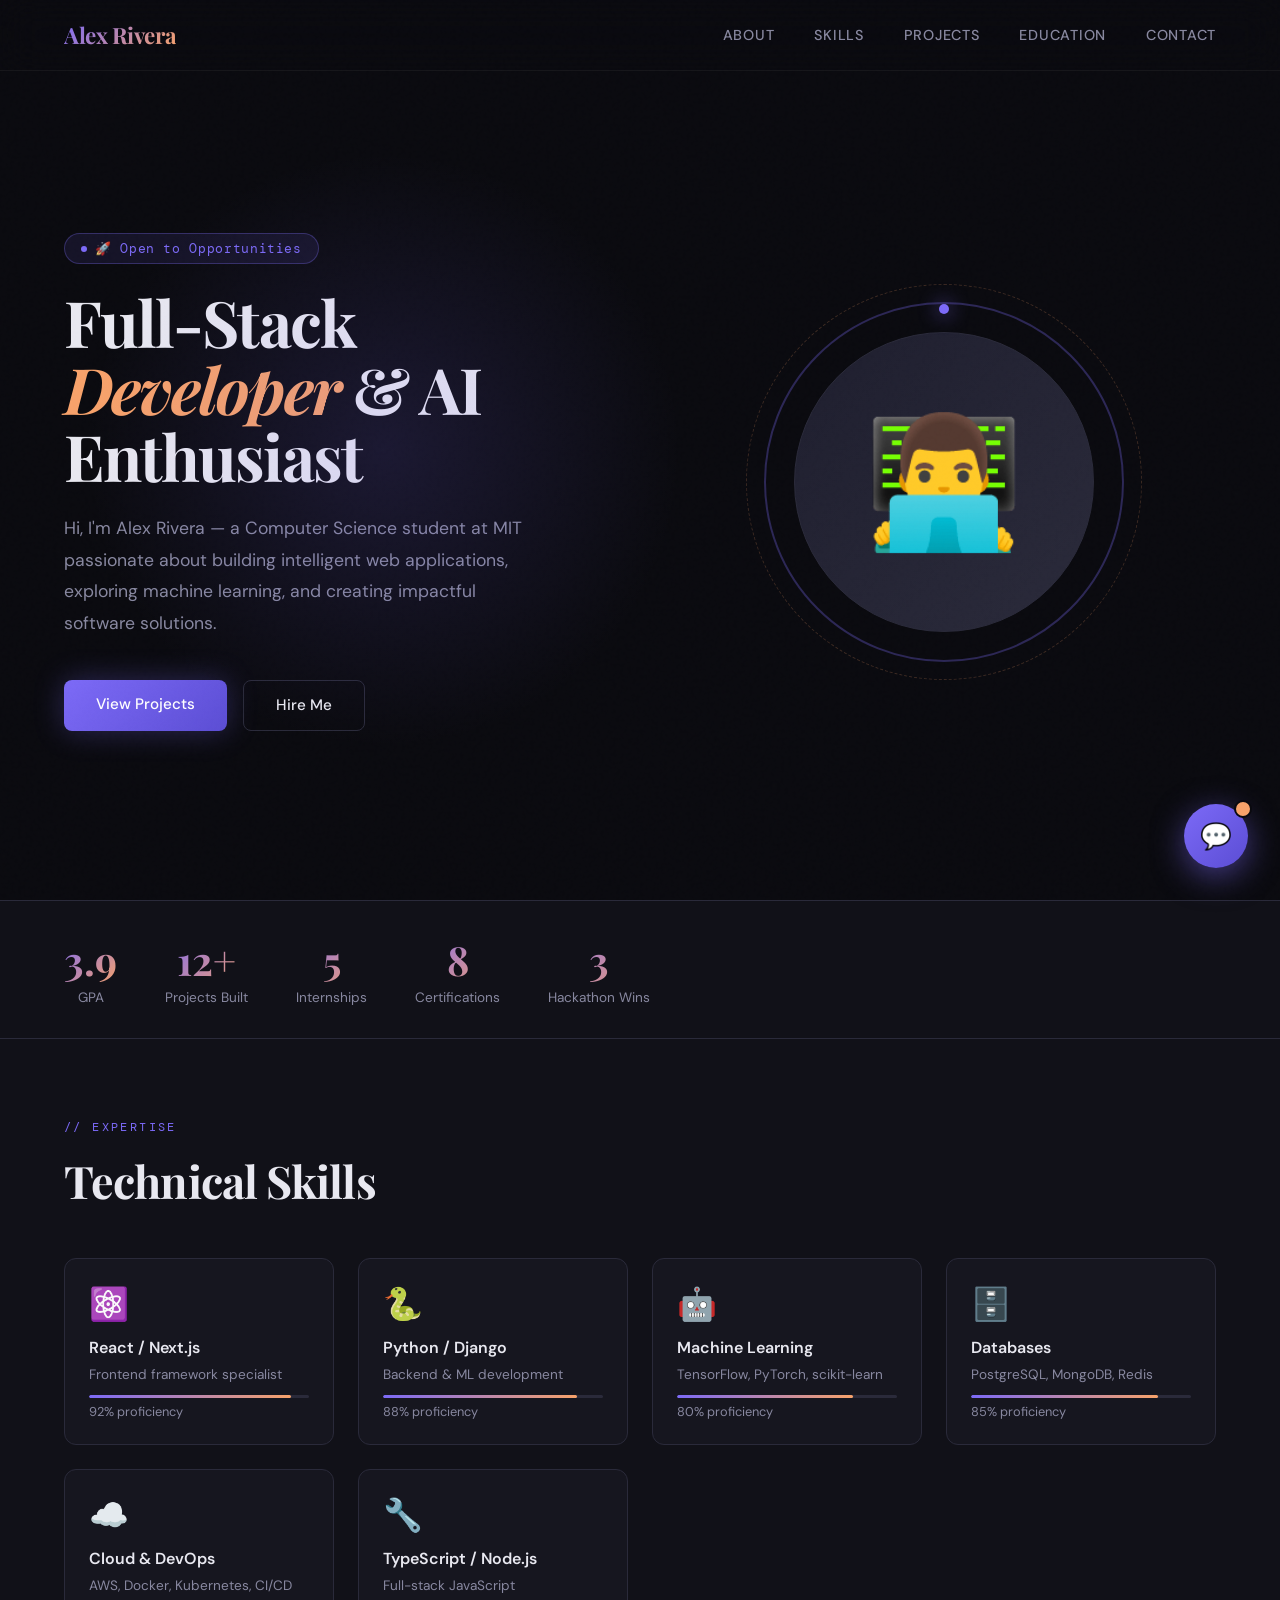
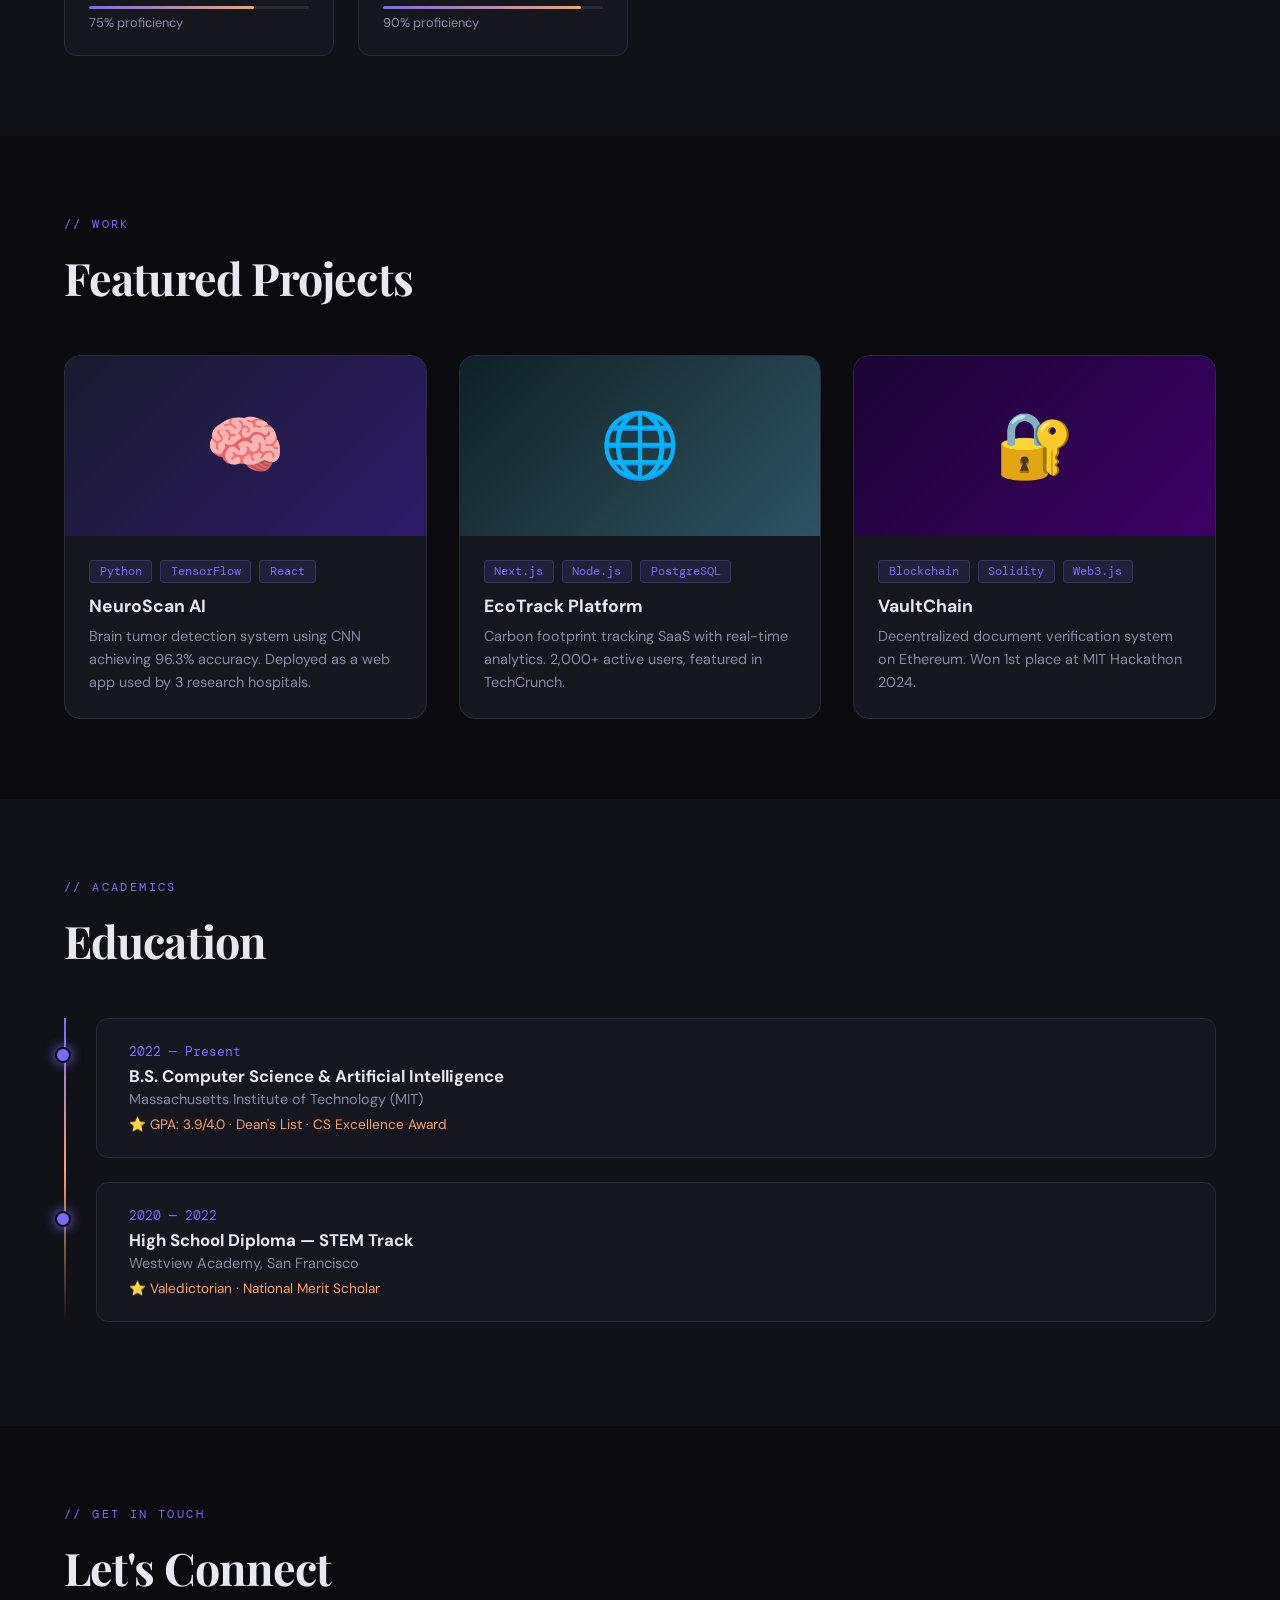
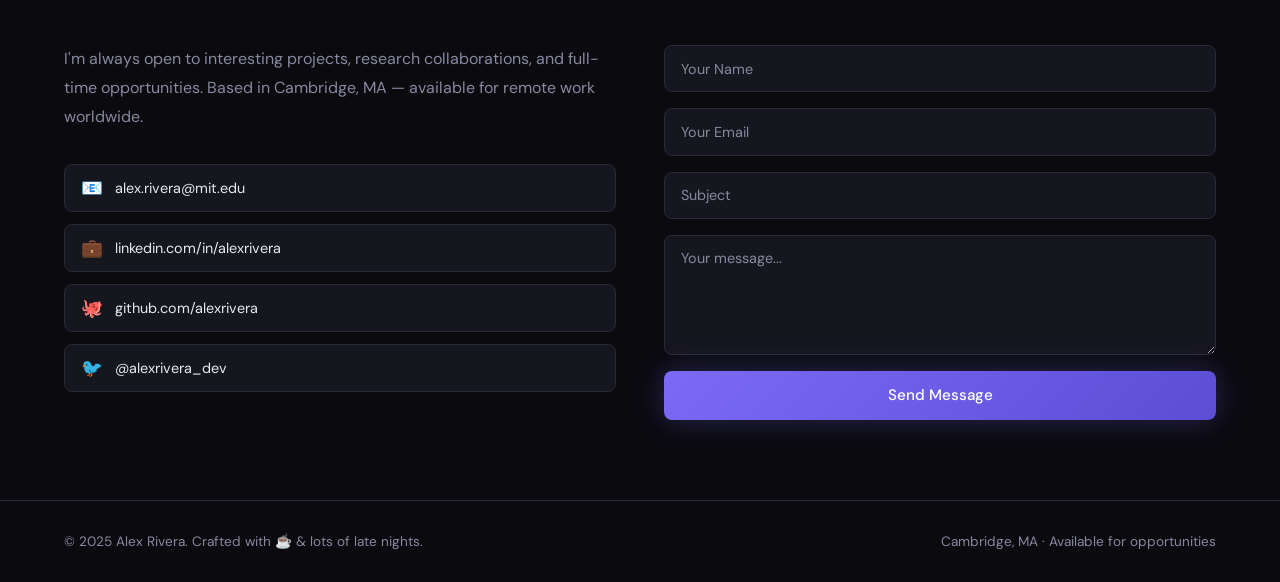
<file: LP-II/Chatbot/index.html>
<!DOCTYPE html>
<html lang="en">
<head>
<meta charset="UTF-8">
<meta name="viewport" content="width=device-width, initial-scale=1.0">
<title>Alex Rivera — Portfolio</title>
<link href="https://fonts.googleapis.com/css2?family=Playfair+Display:ital,wght@0,400;0,700;1,400&family=DM+Sans:wght@300;400;500&family=DM+Mono:wght@400;500&display=swap" rel="stylesheet">
<style>
  :root {
    --bg: #0a0a0f;
    --surface: #111118;
    --card: #16161f;
    --border: #2a2a3a;
    --accent: #7c6af7;
    --accent2: #f7a26a;
    --text: #e8e8f0;
    --muted: #8888a0;
    --chat-bg: #0d0d14;
    --user-bubble: #7c6af7;
    --bot-bubble: #1e1e2e;
  }

  * { margin: 0; padding: 0; box-sizing: border-box; }

  html { scroll-behavior: smooth; }

  body {
    font-family: 'DM Sans', sans-serif;
    background: var(--bg);
    color: var(--text);
    overflow-x: hidden;
  }

  /* ─── NOISE OVERLAY ─── */
  body::before {
    content: '';
    position: fixed;
    inset: 0;
    background-image: url("data:image/svg+xml,%3Csvg viewBox='0 0 256 256' xmlns='http://www.w3.org/2000/svg'%3E%3Cfilter id='noise'%3E%3CfeTurbulence type='fractalNoise' baseFrequency='0.9' numOctaves='4' stitchTiles='stitch'/%3E%3C/filter%3E%3Crect width='100%25' height='100%25' filter='url(%23noise)' opacity='0.04'/%3E%3C/svg%3E");
    pointer-events: none;
    z-index: 9998;
    opacity: 0.4;
  }

  /* ─── NAV ─── */
  nav {
    position: fixed;
    top: 0; left: 0; right: 0;
    z-index: 100;
    padding: 1.25rem 4rem;
    display: flex;
    justify-content: space-between;
    align-items: center;
    background: rgba(10,10,15,0.8);
    backdrop-filter: blur(20px);
    border-bottom: 1px solid rgba(255,255,255,0.05);
  }

  .nav-logo {
    font-family: 'Playfair Display', serif;
    font-size: 1.4rem;
    font-weight: 700;
    letter-spacing: -0.02em;
    background: linear-gradient(135deg, var(--accent), var(--accent2));
    -webkit-background-clip: text;
    -webkit-text-fill-color: transparent;
  }

  .nav-links { display: flex; gap: 2.5rem; }
  .nav-links a {
    text-decoration: none;
    color: var(--muted);
    font-size: 0.9rem;
    font-weight: 500;
    letter-spacing: 0.05em;
    text-transform: uppercase;
    transition: color 0.2s;
  }
  .nav-links a:hover { color: var(--text); }

  /* ─── HERO ─── */
  .hero {
    min-height: 100vh;
    display: grid;
    grid-template-columns: 1fr 1fr;
    align-items: center;
    padding: 8rem 4rem 4rem;
    gap: 4rem;
    position: relative;
    overflow: hidden;
  }

  .hero::after {
    content: '';
    position: absolute;
    width: 600px; height: 600px;
    background: radial-gradient(circle, rgba(124,106,247,0.15) 0%, transparent 70%);
    top: 50%; left: 30%;
    transform: translate(-50%, -50%);
    pointer-events: none;
  }

  .hero-tag {
    display: inline-flex;
    align-items: center;
    gap: 0.5rem;
    background: rgba(124,106,247,0.1);
    border: 1px solid rgba(124,106,247,0.3);
    border-radius: 100px;
    padding: 0.35rem 1rem;
    font-size: 0.8rem;
    color: var(--accent);
    font-family: 'DM Mono', monospace;
    margin-bottom: 1.5rem;
    letter-spacing: 0.05em;
  }

  .hero-tag::before {
    content: '';
    width: 6px; height: 6px;
    background: var(--accent);
    border-radius: 50%;
    animation: pulse 2s infinite;
  }

  @keyframes pulse {
    0%, 100% { opacity: 1; transform: scale(1); }
    50% { opacity: 0.5; transform: scale(0.8); }
  }

  .hero h1 {
    font-family: 'Playfair Display', serif;
    font-size: clamp(3rem, 5vw, 5.5rem);
    line-height: 1.05;
    font-weight: 700;
    letter-spacing: -0.03em;
    margin-bottom: 1.5rem;
  }

  .hero h1 em {
    font-style: italic;
    color: var(--accent2);
  }

  .hero p {
    font-size: 1.1rem;
    line-height: 1.8;
    color: var(--muted);
    max-width: 480px;
    margin-bottom: 2.5rem;
  }

  .hero-cta {
    display: flex;
    gap: 1rem;
    flex-wrap: wrap;
  }

  .btn-primary {
    padding: 0.9rem 2rem;
    background: linear-gradient(135deg, var(--accent), #5b4dd4);
    color: white;
    border: none;
    border-radius: 8px;
    font-family: 'DM Sans', sans-serif;
    font-size: 0.95rem;
    font-weight: 500;
    cursor: pointer;
    text-decoration: none;
    transition: all 0.3s;
    box-shadow: 0 0 30px rgba(124,106,247,0.3);
  }

  .btn-primary:hover {
    transform: translateY(-2px);
    box-shadow: 0 0 50px rgba(124,106,247,0.5);
  }

  .btn-outline {
    padding: 0.9rem 2rem;
    background: transparent;
    color: var(--text);
    border: 1px solid var(--border);
    border-radius: 8px;
    font-family: 'DM Sans', sans-serif;
    font-size: 0.95rem;
    font-weight: 500;
    cursor: pointer;
    text-decoration: none;
    transition: all 0.2s;
  }

  .btn-outline:hover { border-color: var(--accent); color: var(--accent); }

  .hero-visual {
    display: flex;
    justify-content: center;
    align-items: center;
    position: relative;
  }

  .avatar-ring {
    width: 360px; height: 360px;
    border-radius: 50%;
    border: 2px solid rgba(124,106,247,0.3);
    display: flex;
    align-items: center;
    justify-content: center;
    position: relative;
    animation: spin-slow 20s linear infinite;
  }

  @keyframes spin-slow {
    from { transform: rotate(0deg); }
    to { transform: rotate(360deg); }
  }

  .avatar-ring::before {
    content: '';
    position: absolute;
    inset: -20px;
    border-radius: 50%;
    border: 1px dashed rgba(247,162,106,0.2);
  }

  .avatar-inner {
    width: 300px; height: 300px;
    border-radius: 50%;
    background: linear-gradient(135deg, #1e1e2e, #2a2a3a);
    display: flex;
    align-items: center;
    justify-content: center;
    font-size: 8rem;
    animation: spin-slow 20s linear infinite reverse;
    border: 1px solid var(--border);
    overflow: hidden;
  }

  .orbit-dot {
    position: absolute;
    width: 10px; height: 10px;
    border-radius: 50%;
    background: var(--accent);
    top: 0; left: 50%;
    transform: translateX(-50%);
    box-shadow: 0 0 20px var(--accent);
    animation: spin-slow 20s linear infinite reverse;
  }

  /* ─── STATS ─── */
  .stats {
    padding: 2rem 4rem;
    display: flex;
    gap: 3rem;
    border-top: 1px solid var(--border);
    border-bottom: 1px solid var(--border);
    background: var(--surface);
  }

  .stat { text-align: center; }
  .stat-num {
    font-family: 'Playfair Display', serif;
    font-size: 2.5rem;
    font-weight: 700;
    background: linear-gradient(135deg, var(--accent), var(--accent2));
    -webkit-background-clip: text;
    -webkit-text-fill-color: transparent;
  }
  .stat-label { color: var(--muted); font-size: 0.85rem; margin-top: 0.2rem; }

  /* ─── SECTION ─── */
  section {
    padding: 5rem 4rem;
  }

  .section-label {
    font-family: 'DM Mono', monospace;
    font-size: 0.75rem;
    color: var(--accent);
    text-transform: uppercase;
    letter-spacing: 0.2em;
    margin-bottom: 1rem;
  }

  .section-title {
    font-family: 'Playfair Display', serif;
    font-size: clamp(2rem, 3.5vw, 3rem);
    font-weight: 700;
    letter-spacing: -0.02em;
    margin-bottom: 3rem;
  }

  /* ─── SKILLS ─── */
  #skills { background: var(--surface); }

  .skills-grid {
    display: grid;
    grid-template-columns: repeat(auto-fill, minmax(260px, 1fr));
    gap: 1.5rem;
  }

  .skill-card {
    background: var(--card);
    border: 1px solid var(--border);
    border-radius: 12px;
    padding: 1.5rem;
    transition: all 0.3s;
    position: relative;
    overflow: hidden;
  }

  .skill-card::before {
    content: '';
    position: absolute;
    inset: 0;
    background: linear-gradient(135deg, rgba(124,106,247,0.05), transparent);
    opacity: 0;
    transition: opacity 0.3s;
  }

  .skill-card:hover { border-color: rgba(124,106,247,0.4); transform: translateY(-4px); }
  .skill-card:hover::before { opacity: 1; }

  .skill-icon { font-size: 2rem; margin-bottom: 0.75rem; }
  .skill-name { font-weight: 600; margin-bottom: 0.5rem; }
  .skill-level {
    height: 3px;
    background: var(--border);
    border-radius: 2px;
    overflow: hidden;
    margin-top: 0.75rem;
  }
  .skill-fill {
    height: 100%;
    background: linear-gradient(90deg, var(--accent), var(--accent2));
    border-radius: 2px;
    transition: width 1s ease;
  }
  .skill-pct { font-size: 0.8rem; color: var(--muted); margin-top: 0.3rem; }

  /* ─── PROJECTS ─── */
  .projects-grid {
    display: grid;
    grid-template-columns: repeat(auto-fill, minmax(340px, 1fr));
    gap: 2rem;
  }

  .project-card {
    background: var(--card);
    border: 1px solid var(--border);
    border-radius: 16px;
    overflow: hidden;
    transition: all 0.3s;
    cursor: pointer;
  }

  .project-card:hover {
    border-color: rgba(124,106,247,0.5);
    transform: translateY(-6px);
    box-shadow: 0 20px 60px rgba(0,0,0,0.4);
  }

  .project-thumb {
    height: 180px;
    display: flex;
    align-items: center;
    justify-content: center;
    font-size: 4rem;
    position: relative;
  }

  .project-thumb-1 { background: linear-gradient(135deg, #1a1a2e, #2d1b69); }
  .project-thumb-2 { background: linear-gradient(135deg, #0f2027, #203a43, #2c5364); }
  .project-thumb-3 { background: linear-gradient(135deg, #1a0533, #3d0066); }

  .project-body { padding: 1.5rem; }
  .project-tags { display: flex; gap: 0.5rem; flex-wrap: wrap; margin-bottom: 0.75rem; }
  .tag {
    background: rgba(124,106,247,0.12);
    border: 1px solid rgba(124,106,247,0.25);
    color: var(--accent);
    font-size: 0.72rem;
    padding: 0.2rem 0.6rem;
    border-radius: 4px;
    font-family: 'DM Mono', monospace;
  }
  .project-title { font-weight: 700; font-size: 1.1rem; margin-bottom: 0.5rem; }
  .project-desc { color: var(--muted); font-size: 0.9rem; line-height: 1.6; }

  /* ─── EDUCATION ─── */
  #education { background: var(--surface); }
  .edu-timeline { position: relative; padding-left: 2rem; }
  .edu-timeline::before {
    content: '';
    position: absolute;
    left: 0; top: 0; bottom: 0;
    width: 2px;
    background: linear-gradient(180deg, var(--accent), var(--accent2), transparent);
  }

  .edu-item {
    position: relative;
    padding: 1.5rem 2rem;
    background: var(--card);
    border: 1px solid var(--border);
    border-radius: 12px;
    margin-bottom: 1.5rem;
    transition: border-color 0.2s;
  }

  .edu-item:hover { border-color: rgba(124,106,247,0.4); }

  .edu-item::before {
    content: '';
    position: absolute;
    left: -2.6rem;
    top: 1.75rem;
    width: 12px; height: 12px;
    background: var(--accent);
    border-radius: 50%;
    border: 2px solid var(--bg);
    box-shadow: 0 0 12px var(--accent);
  }

  .edu-year { font-family: 'DM Mono', monospace; color: var(--accent); font-size: 0.8rem; margin-bottom: 0.3rem; }
  .edu-degree { font-weight: 700; font-size: 1.05rem; }
  .edu-school { color: var(--muted); font-size: 0.9rem; margin-top: 0.2rem; }
  .edu-gpa { margin-top: 0.5rem; font-size: 0.85rem; color: var(--accent2); }

  /* ─── CONTACT ─── */
  .contact-grid {
    display: grid;
    grid-template-columns: 1fr 1fr;
    gap: 3rem;
    align-items: start;
  }

  .contact-info p { color: var(--muted); line-height: 1.8; margin-bottom: 2rem; }

  .contact-links { display: flex; flex-direction: column; gap: 0.75rem; }
  .contact-link {
    display: flex;
    align-items: center;
    gap: 0.75rem;
    color: var(--text);
    text-decoration: none;
    padding: 0.75rem 1rem;
    background: var(--card);
    border: 1px solid var(--border);
    border-radius: 8px;
    transition: all 0.2s;
    font-size: 0.9rem;
  }
  .contact-link:hover { border-color: var(--accent); color: var(--accent); }
  .contact-link-icon { font-size: 1.1rem; }

  .contact-form { display: flex; flex-direction: column; gap: 1rem; }
  .form-input {
    background: var(--card);
    border: 1px solid var(--border);
    border-radius: 8px;
    padding: 0.85rem 1rem;
    color: var(--text);
    font-family: 'DM Sans', sans-serif;
    font-size: 0.9rem;
    outline: none;
    transition: border-color 0.2s;
  }
  .form-input:focus { border-color: var(--accent); }
  .form-input::placeholder { color: var(--muted); }
  textarea.form-input { resize: vertical; min-height: 120px; }

  /* ─── FOOTER ─── */
  footer {
    padding: 2rem 4rem;
    border-top: 1px solid var(--border);
    display: flex;
    justify-content: space-between;
    align-items: center;
    color: var(--muted);
    font-size: 0.85rem;
  }

  /* ─── CHATBOT BUTTON ─── */
  #chat-btn {
    position: fixed;
    bottom: 2rem;
    right: 2rem;
    width: 64px; height: 64px;
    border-radius: 50%;
    background: linear-gradient(135deg, var(--accent), #5b4dd4);
    border: none;
    cursor: pointer;
    display: flex;
    align-items: center;
    justify-content: center;
    font-size: 1.6rem;
    z-index: 9999;
    box-shadow: 0 8px 32px rgba(124,106,247,0.5);
    transition: all 0.3s;
    animation: float 3s ease-in-out infinite;
  }

  @keyframes float {
    0%, 100% { transform: translateY(0); }
    50% { transform: translateY(-8px); }
  }

  #chat-btn:hover {
    transform: scale(1.1);
    box-shadow: 0 12px 48px rgba(124,106,247,0.7);
    animation: none;
  }

  .chat-btn-badge {
    position: absolute;
    top: -4px; right: -4px;
    width: 18px; height: 18px;
    background: var(--accent2);
    border-radius: 50%;
    border: 2px solid var(--bg);
    animation: pulse 2s infinite;
  }

  /* ─── CHATBOT WINDOW ─── */
  #chat-window {
    position: fixed;
    bottom: 6.5rem;
    right: 2rem;
    width: 400px;
    height: 580px;
    background: var(--chat-bg);
    border: 1px solid var(--border);
    border-radius: 20px;
    z-index: 9999;
    display: none;
    flex-direction: column;
    overflow: hidden;
    box-shadow: 0 24px 80px rgba(0,0,0,0.7), 0 0 0 1px rgba(124,106,247,0.15);
    transform: scale(0.9) translateY(20px);
    opacity: 0;
    transition: all 0.3s cubic-bezier(0.34,1.56,0.64,1);
  }

  #chat-window.open {
    display: flex;
    transform: scale(1) translateY(0);
    opacity: 1;
  }

  .chat-header {
    padding: 1.25rem 1.5rem;
    background: linear-gradient(135deg, rgba(124,106,247,0.2), rgba(91,77,212,0.1));
    border-bottom: 1px solid var(--border);
    display: flex;
    align-items: center;
    gap: 0.75rem;
  }

  .chat-avatar {
    width: 40px; height: 40px;
    border-radius: 50%;
    background: linear-gradient(135deg, var(--accent), var(--accent2));
    display: flex;
    align-items: center;
    justify-content: center;
    font-size: 1.2rem;
    flex-shrink: 0;
  }

  .chat-header-info { flex: 1; }
  .chat-header-name { font-weight: 700; font-size: 0.95rem; }
  .chat-header-status {
    font-size: 0.75rem;
    color: #4ade80;
    display: flex;
    align-items: center;
    gap: 0.3rem;
  }
  .chat-header-status::before {
    content: '';
    width: 6px; height: 6px;
    background: #4ade80;
    border-radius: 50%;
    animation: pulse 2s infinite;
  }

  .chat-close {
    background: none;
    border: none;
    color: var(--muted);
    font-size: 1.2rem;
    cursor: pointer;
    padding: 0.25rem;
    transition: color 0.2s;
  }
  .chat-close:hover { color: var(--text); }

  /* ─── MESSAGES ─── */
  #chat-messages {
    flex: 1;
    overflow-y: auto;
    padding: 1.25rem;
    display: flex;
    flex-direction: column;
    gap: 0.75rem;
    scroll-behavior: smooth;
  }

  #chat-messages::-webkit-scrollbar { width: 4px; }
  #chat-messages::-webkit-scrollbar-track { background: transparent; }
  #chat-messages::-webkit-scrollbar-thumb { background: var(--border); border-radius: 2px; }

  .msg {
    display: flex;
    gap: 0.6rem;
    align-items: flex-end;
    animation: msgIn 0.3s ease;
  }

  @keyframes msgIn {
    from { opacity: 0; transform: translateY(10px); }
    to { opacity: 1; transform: translateY(0); }
  }

  .msg.user { flex-direction: row-reverse; }

  .msg-avatar {
    width: 28px; height: 28px;
    border-radius: 50%;
    background: var(--bot-bubble);
    border: 1px solid var(--border);
    display: flex;
    align-items: center;
    justify-content: center;
    font-size: 0.75rem;
    flex-shrink: 0;
  }

  .msg.user .msg-avatar {
    background: linear-gradient(135deg, var(--accent), #5b4dd4);
    border-color: transparent;
  }

  .msg-bubble {
    max-width: 75%;
    padding: 0.65rem 0.9rem;
    border-radius: 14px;
    font-size: 0.88rem;
    line-height: 1.55;
  }

  .msg.bot .msg-bubble {
    background: var(--bot-bubble);
    border: 1px solid var(--border);
    border-bottom-left-radius: 4px;
    color: var(--text);
  }

  .msg.user .msg-bubble {
    background: var(--user-bubble);
    border-bottom-right-radius: 4px;
    color: white;
  }

  .msg-time {
    font-size: 0.68rem;
    color: var(--muted);
    margin-top: 0.2rem;
    padding: 0 0.5rem;
  }

  .msg.user .msg-time { text-align: right; }

  .typing-indicator {
    display: flex;
    gap: 4px;
    padding: 0.65rem 0.9rem;
    background: var(--bot-bubble);
    border: 1px solid var(--border);
    border-radius: 14px;
    border-bottom-left-radius: 4px;
    width: fit-content;
  }

  .typing-dot {
    width: 6px; height: 6px;
    background: var(--muted);
    border-radius: 50%;
    animation: typing 1.2s infinite;
  }

  .typing-dot:nth-child(2) { animation-delay: 0.2s; }
  .typing-dot:nth-child(3) { animation-delay: 0.4s; }

  @keyframes typing {
    0%, 60%, 100% { transform: translateY(0); opacity: 0.4; }
    30% { transform: translateY(-6px); opacity: 1; }
  }

  /* ─── SUGGESTED QUESTIONS ─── */
  #suggestions {
    padding: 0 1.25rem 0.75rem;
    display: flex;
    flex-wrap: wrap;
    gap: 0.5rem;
    align-items: center;
  }

  .suggestion-chip {
    background: rgba(124,106,247,0.1);
    border: 1px solid rgba(124,106,247,0.25);
    color: var(--accent);
    font-size: 0.75rem;
    padding: 0.35rem 0.75rem;
    border-radius: 100px;
    cursor: pointer;
    transition: all 0.2s;
    white-space: nowrap;
    font-family: 'DM Sans', sans-serif;
  }

  .suggestion-header {
    width: 100%;
    font-size: 0.7rem;
    color: var(--muted);
    font-family: 'DM Mono', monospace;
    letter-spacing: 0.05em;
    text-transform: uppercase;
    padding: 0 0.25rem 0.2rem;
  }

  .suggestion-more {
    background: rgba(247,162,106,0.08) !important;
    border-color: rgba(247,162,106,0.25) !important;
    color: var(--accent2) !important;
  }

  .suggestion-more:hover {
    background: rgba(247,162,106,0.18) !important;
    border-color: var(--accent2) !important;
  }

  /* ─── CHAT INPUT ─── */
  .chat-input-area {
    padding: 0.75rem 1.25rem 1.25rem;
    display: flex;
    gap: 0.75rem;
    border-top: 1px solid var(--border);
    align-items: center;
  }

  #chat-input {
    flex: 1;
    background: var(--card);
    border: 1px solid var(--border);
    border-radius: 12px;
    padding: 0.7rem 1rem;
    color: var(--text);
    font-family: 'DM Sans', sans-serif;
    font-size: 0.88rem;
    outline: none;
    transition: border-color 0.2s;
  }

  #chat-input:focus { border-color: var(--accent); }
  #chat-input::placeholder { color: var(--muted); }

  #send-btn {
    width: 38px; height: 38px;
    background: linear-gradient(135deg, var(--accent), #5b4dd4);
    border: none;
    border-radius: 10px;
    cursor: pointer;
    display: flex;
    align-items: center;
    justify-content: center;
    font-size: 1rem;
    transition: all 0.2s;
    flex-shrink: 0;
  }

  #send-btn:hover { transform: scale(1.1); }
  #send-btn:active { transform: scale(0.95); }

  /* ─── RESPONSIVE ─── */
  @media (max-width: 900px) {
    nav { padding: 1rem 1.5rem; }
    .nav-links { display: none; }
    .hero { grid-template-columns: 1fr; padding: 7rem 1.5rem 3rem; text-align: center; }
    .hero-visual { display: none; }
    .hero p { margin: 0 auto 2rem; }
    .hero-cta { justify-content: center; }
    section { padding: 3.5rem 1.5rem; }
    .stats { padding: 1.5rem; gap: 1.5rem; flex-wrap: wrap; justify-content: center; }
    .contact-grid { grid-template-columns: 1fr; }
    footer { flex-direction: column; gap: 0.5rem; text-align: center; }
    #chat-window { width: calc(100vw - 2rem); right: 1rem; }
  }
</style>
</head>
<body>

<!-- NAV -->
<nav>
  <div class="nav-logo">Alex Rivera</div>
  <div class="nav-links">
    <a href="#about">About</a>
    <a href="#skills">Skills</a>
    <a href="#projects">Projects</a>
    <a href="#education">Education</a>
    <a href="#contact">Contact</a>
  </div>
</nav>

<!-- HERO -->
<section class="hero" id="about">
  <div class="hero-content">
    <div class="hero-tag">🚀 Open to Opportunities</div>
    <h1>Full-Stack <em>Developer</em> & AI Enthusiast</h1>
    <p>Hi, I'm Alex Rivera — a Computer Science student at MIT passionate about building intelligent web applications, exploring machine learning, and creating impactful software solutions.</p>
    <div class="hero-cta">
      <a href="#projects" class="btn-primary">View Projects</a>
      <a href="#contact" class="btn-outline">Hire Me</a>
    </div>
  </div>
  <div class="hero-visual">
    <div class="avatar-ring">
      <div class="orbit-dot"></div>
      <div class="avatar-inner">👨‍💻</div>
    </div>
  </div>
</section>

<!-- STATS -->
<div class="stats">
  <div class="stat"><div class="stat-num">3.9</div><div class="stat-label">GPA</div></div>
  <div class="stat"><div class="stat-num">12+</div><div class="stat-label">Projects Built</div></div>
  <div class="stat"><div class="stat-num">5</div><div class="stat-label">Internships</div></div>
  <div class="stat"><div class="stat-num">8</div><div class="stat-label">Certifications</div></div>
  <div class="stat"><div class="stat-num">3</div><div class="stat-label">Hackathon Wins</div></div>
</div>

<!-- SKILLS -->
<section id="skills">
  <div class="section-label">// expertise</div>
  <h2 class="section-title">Technical Skills</h2>
  <div class="skills-grid">
    <div class="skill-card">
      <div class="skill-icon">⚛️</div>
      <div class="skill-name">React / Next.js</div>
      <div style="color:var(--muted);font-size:0.85rem">Frontend framework specialist</div>
      <div class="skill-level"><div class="skill-fill" style="width:92%"></div></div>
      <div class="skill-pct">92% proficiency</div>
    </div>
    <div class="skill-card">
      <div class="skill-icon">🐍</div>
      <div class="skill-name">Python / Django</div>
      <div style="color:var(--muted);font-size:0.85rem">Backend & ML development</div>
      <div class="skill-level"><div class="skill-fill" style="width:88%"></div></div>
      <div class="skill-pct">88% proficiency</div>
    </div>
    <div class="skill-card">
      <div class="skill-icon">🤖</div>
      <div class="skill-name">Machine Learning</div>
      <div style="color:var(--muted);font-size:0.85rem">TensorFlow, PyTorch, scikit-learn</div>
      <div class="skill-level"><div class="skill-fill" style="width:80%"></div></div>
      <div class="skill-pct">80% proficiency</div>
    </div>
    <div class="skill-card">
      <div class="skill-icon">🗄️</div>
      <div class="skill-name">Databases</div>
      <div style="color:var(--muted);font-size:0.85rem">PostgreSQL, MongoDB, Redis</div>
      <div class="skill-level"><div class="skill-fill" style="width:85%"></div></div>
      <div class="skill-pct">85% proficiency</div>
    </div>
    <div class="skill-card">
      <div class="skill-icon">☁️</div>
      <div class="skill-name">Cloud & DevOps</div>
      <div style="color:var(--muted);font-size:0.85rem">AWS, Docker, Kubernetes, CI/CD</div>
      <div class="skill-level"><div class="skill-fill" style="width:75%"></div></div>
      <div class="skill-pct">75% proficiency</div>
    </div>
    <div class="skill-card">
      <div class="skill-icon">🔧</div>
      <div class="skill-name">TypeScript / Node.js</div>
      <div style="color:var(--muted);font-size:0.85rem">Full-stack JavaScript</div>
      <div class="skill-level"><div class="skill-fill" style="width:90%"></div></div>
      <div class="skill-pct">90% proficiency</div>
    </div>
  </div>
</section>

<!-- PROJECTS -->
<section id="projects">
  <div class="section-label">// work</div>
  <h2 class="section-title">Featured Projects</h2>
  <div class="projects-grid">
    <div class="project-card">
      <div class="project-thumb project-thumb-1">🧠</div>
      <div class="project-body">
        <div class="project-tags">
          <span class="tag">Python</span>
          <span class="tag">TensorFlow</span>
          <span class="tag">React</span>
        </div>
        <div class="project-title">NeuroScan AI</div>
        <div class="project-desc">Brain tumor detection system using CNN achieving 96.3% accuracy. Deployed as a web app used by 3 research hospitals.</div>
      </div>
    </div>
    <div class="project-card">
      <div class="project-thumb project-thumb-2">🌐</div>
      <div class="project-body">
        <div class="project-tags">
          <span class="tag">Next.js</span>
          <span class="tag">Node.js</span>
          <span class="tag">PostgreSQL</span>
        </div>
        <div class="project-title">EcoTrack Platform</div>
        <div class="project-desc">Carbon footprint tracking SaaS with real-time analytics. 2,000+ active users, featured in TechCrunch.</div>
      </div>
    </div>
    <div class="project-card">
      <div class="project-thumb project-thumb-3">🔐</div>
      <div class="project-body">
        <div class="project-tags">
          <span class="tag">Blockchain</span>
          <span class="tag">Solidity</span>
          <span class="tag">Web3.js</span>
        </div>
        <div class="project-title">VaultChain</div>
        <div class="project-desc">Decentralized document verification system on Ethereum. Won 1st place at MIT Hackathon 2024.</div>
      </div>
    </div>
  </div>
</section>

<!-- EDUCATION -->
<section id="education">
  <div class="section-label">// academics</div>
  <h2 class="section-title">Education</h2>
  <div class="edu-timeline">
    <div class="edu-item">
      <div class="edu-year">2022 — Present</div>
      <div class="edu-degree">B.S. Computer Science & Artificial Intelligence</div>
      <div class="edu-school">Massachusetts Institute of Technology (MIT)</div>
      <div class="edu-gpa">⭐ GPA: 3.9/4.0 · Dean's List · CS Excellence Award</div>
    </div>
    <div class="edu-item">
      <div class="edu-year">2020 — 2022</div>
      <div class="edu-degree">High School Diploma — STEM Track</div>
      <div class="edu-school">Westview Academy, San Francisco</div>
      <div class="edu-gpa">⭐ Valedictorian · National Merit Scholar</div>
    </div>
  </div>
</section>

<!-- CONTACT -->
<section id="contact">
  <div class="section-label">// get in touch</div>
  <h2 class="section-title">Let's Connect</h2>
  <div class="contact-grid">
    <div class="contact-info">
      <p>I'm always open to interesting projects, research collaborations, and full-time opportunities. Based in Cambridge, MA — available for remote work worldwide.</p>
      <div class="contact-links">
        <a href="#" class="contact-link"><span class="contact-link-icon">📧</span> alex.rivera@mit.edu</a>
        <a href="#" class="contact-link"><span class="contact-link-icon">💼</span> linkedin.com/in/alexrivera</a>
        <a href="#" class="contact-link"><span class="contact-link-icon">🐙</span> github.com/alexrivera</a>
        <a href="#" class="contact-link"><span class="contact-link-icon">🐦</span> @alexrivera_dev</a>
      </div>
    </div>
    <div>
      <div class="contact-form">
        <input type="text" class="form-input" placeholder="Your Name">
        <input type="email" class="form-input" placeholder="Your Email">
        <input type="text" class="form-input" placeholder="Subject">
        <textarea class="form-input" placeholder="Your message..."></textarea>
        <button class="btn-primary" onclick="alert('Message sent! Alex will get back to you soon 🚀')">Send Message</button>
      </div>
    </div>
  </div>
</section>

<!-- FOOTER -->
<footer>
  <div>© 2025 Alex Rivera. Crafted with ☕ & lots of late nights.</div>
  <div>Cambridge, MA · Available for opportunities</div>
</footer>

<!-- ─── CHATBOT BUTTON ─── -->
<button id="chat-btn" onclick="toggleChat()" title="Chat with Alex's AI Assistant">
  <span id="chat-icon">💬</span>
  <div class="chat-btn-badge"></div>
</button>

<!-- ─── CHATBOT WINDOW ─── -->
<div id="chat-window">
  <div class="chat-header">
    <div class="chat-avatar">🤖</div>
    <div class="chat-header-info">
      <div class="chat-header-name">Alex's AI Assistant</div>
      <div class="chat-header-status">Online · Ask me anything about Alex</div>
    </div>
    <button class="chat-close" onclick="toggleChat()">✕</button>
  </div>

  <div id="chat-messages"></div>

  <div id="suggestions"></div>

  <div class="chat-input-area">
    <input type="text" id="chat-input" placeholder="Ask about Alex..." onkeydown="handleKey(event)">
    <button id="send-btn" onclick="sendMessage()">➤</button>
  </div>
</div>

<script>
// ─────────────────────────────────────────────
// STUDENT DATA & AI KNOWLEDGE BASE
// ─────────────────────────────────────────────
const STUDENT_PROFILE = `
You are an AI assistant representing Alex Rivera's portfolio. Answer questions about Alex in a friendly, helpful, and enthusiastic way. Keep answers concise (2-4 sentences) but informative.

=== ALEX RIVERA — COMPLETE PROFILE ===

PERSONAL:
- Full Name: Alex Rivera
- Age: 22
- Location: Cambridge, Massachusetts (MIT campus)
- Hometown: San Francisco, California
- Email: alex.rivera@mit.edu
- LinkedIn: linkedin.com/in/alexrivera
- GitHub: github.com/alexrivera
- Twitter: @alexrivera_dev
- Pronouns: He/Him
- Languages spoken: English, Spanish, conversational Japanese
- Hobbies: Rock climbing, jazz piano, competitive chess (Elo: 1850), open-source contributing

EDUCATION:
- Current: B.S. Computer Science & Artificial Intelligence at MIT (2022–Present)
- GPA: 3.9/4.0
- Honors: Dean's List (all semesters), CS Excellence Award 2023, Undergraduate Research Fellowship
- Previous: Westview Academy, San Francisco — Valedictorian, National Merit Scholar (2020–2022)
- Relevant Courses: Advanced ML, Distributed Systems, Computer Vision, NLP, Algorithms, Quantum Computing (auditing)

SKILLS:
Technical:
- React/Next.js (92%), TypeScript/Node.js (90%), Python/Django (88%)
- PostgreSQL, MongoDB, Redis (85%), Machine Learning/TensorFlow/PyTorch (80%)
- Cloud/DevOps: AWS, Docker, Kubernetes, CI/CD pipelines (75%)
- Blockchain: Solidity, Web3.js, Ethereum smart contracts
- Other: Git, REST APIs, GraphQL, WebSockets, Figma

Soft Skills: Team leadership, agile/scrum, technical writing, public speaking, mentorship

PROJECTS:
1. NeuroScan AI
   - Brain tumor detection using Convolutional Neural Networks
   - Accuracy: 96.3% — state-of-the-art at submission
   - Tech: Python, TensorFlow, React, Flask, Docker
   - Impact: Deployed at 3 research hospitals; paper under review at NeurIPS

2. EcoTrack Platform
   - Carbon footprint tracking SaaS for individuals and companies
   - Users: 2,000+ active monthly users
   - Tech: Next.js, Node.js, PostgreSQL, Chart.js, Stripe API
   - Press: Featured in TechCrunch and MIT News

3. VaultChain
   - Decentralized document verification on Ethereum blockchain
   - Won 1st Place at MIT Hackathon 2024 ($10,000 prize)
   - Tech: Solidity, Web3.js, React, IPFS
   - Patent pending for the core verification algorithm

4. StudySync (Academic project)
   - AI-powered study group matching platform using NLP
   - 500+ MIT students using it each semester
   - Tech: Python, spaCy, FastAPI, React

5. OpenContrib (Open Source)
   - VSCode extension for GitHub contribution analytics
   - 3,000+ downloads on VS Code Marketplace

WORK EXPERIENCE / INTERNSHIPS:
1. Software Engineering Intern — Google DeepMind, London (Summer 2024)
   - Worked on LLM alignment research team
   - Contributed to 2 published papers
   - Built evaluation pipelines in Python/JAX

2. Full-Stack Intern — Stripe, San Francisco (Winter 2023)
   - Improved dashboard load time by 40% through optimization
   - Implemented real-time fraud detection UI

3. ML Research Assistant — MIT CSAIL (2023–Present)
   - Professor Chen's Computer Vision Lab
   - Focus: medical image segmentation

4. Software Intern — early-stage startup YC W23 (Spring 2023)
   - Built entire backend from scratch in 3 months

5. Teaching Assistant — MIT 6.036 (Machine Learning) (Fall 2022)
   - Graded assignments, held office hours for 120 students

CERTIFICATIONS & ACHIEVEMENTS:
- AWS Certified Solutions Architect (2024)
- Google Cloud Professional ML Engineer (2023)
- TensorFlow Developer Certificate (2023)
- Hackathon wins: MIT Hack (1st), HackMIT (2nd), TreeHacks Stanford (1st)
- Published research: "Efficient MRI Segmentation via Sparse Attention" — arXiv preprint
- Forbes 30 Under 30 Nominee (Tech, 2025)

GOALS & INTERESTS:
- Short-term: Graduate MIT with honors, land a full-time role in AI/ML at a top company
- Long-term: Found an AI startup focused on healthcare technology
- Research interest: Trustworthy AI, medical imaging, human-computer interaction
- Dream companies: Google DeepMind, OpenAI, Anthropic, or founding own startup
- Open to: Full-time roles, internships, research collaborations, freelance projects

AVAILABILITY:
- Currently: Part-time (max 20hrs/week during semester)
- From June 2026: Full-time (graduating May 2026)
- Remote: Yes, anywhere in the world
- Relocation: Open to US, UK, Canada, Europe

FUN FACTS:
- Learned to code at age 12 building Minecraft mods
- Speaks at 3 MIT CS club talks per year
- Organizes bi-weekly AI ethics reading group at MIT
- Has contributed to 47 open-source repositories
- Completed MIT's legendary 6.006 Algorithms course as a freshman
`;

// ─────────────────────────────────────────────
// CONTEXT-AWARE SUGGESTION GROUPS
// Each group has a label + 4 deep-dive questions
// They cycle through topics after every bot reply
// ─────────────────────────────────────────────
const SUGGESTION_GROUPS = [
  {
    label: "🎓 Education",
    questions: [
      "What's Alex's GPA and academic honors?",
      "What courses is Alex taking at MIT?",
      "What research fellowship does Alex hold?",
      "How did Alex get into MIT?",
    ]
  },
  {
    label: "💻 Top Skills",
    questions: [
      "What frontend frameworks does Alex know?",
      "How strong is Alex's Python & ML knowledge?",
      "What cloud & DevOps tools does Alex use?",
      "Can Alex build full-stack applications?",
    ]
  },
  {
    label: "🧠 AI & ML Projects",
    questions: [
      "Tell me about NeuroScan AI in detail",
      "What accuracy did NeuroScan AI achieve?",
      "What ML frameworks does Alex use?",
      "Has Alex published any ML research?",
    ]
  },
  {
    label: "🌐 Web Projects",
    questions: [
      "What is the EcoTrack platform?",
      "How many users does EcoTrack have?",
      "Tell me about the StudySync project",
      "What tech stack does Alex prefer for web apps?",
    ]
  },
  {
    label: "🔐 Blockchain Work",
    questions: [
      "Tell me about VaultChain",
      "What blockchain technologies does Alex know?",
      "Did VaultChain win any awards?",
      "Is Alex's blockchain work patent-pending?",
    ]
  },
  {
    label: "💼 Work Experience",
    questions: [
      "Where has Alex interned?",
      "Tell me about Alex's Google DeepMind internship",
      "What did Alex do at Stripe?",
      "What research does Alex do at MIT CSAIL?",
    ]
  },
  {
    label: "🏆 Achievements",
    questions: [
      "What hackathons has Alex won?",
      "What certifications does Alex have?",
      "Has Alex been featured in any press?",
      "Tell me about Alex's Forbes nomination",
    ]
  },
  {
    label: "🚀 Career Goals",
    questions: [
      "What are Alex's career goals?",
      "What kind of roles is Alex looking for?",
      "Is Alex open to remote or relocation?",
      "When is Alex available full-time?",
    ]
  },
  {
    label: "🎯 Open Source",
    questions: [
      "What open-source projects has Alex made?",
      "Tell me about the OpenContrib VS Code extension",
      "How many repos has Alex contributed to?",
      "How can I see Alex's GitHub work?",
    ]
  },
  {
    label: "🙋 Personal",
    questions: [
      "What are Alex's hobbies outside coding?",
      "What languages does Alex speak?",
      "How did Alex start coding?",
      "What is Alex's personality like?",
    ]
  },
  {
    label: "📬 Hire Alex",
    questions: [
      "How do I contact Alex?",
      "Is Alex available for freelance projects?",
      "What's Alex's email address?",
      "Is Alex open to internship or full-time offers?",
    ]
  },
  {
    label: "🔬 Research",
    questions: [
      "What research papers has Alex published?",
      "What is Alex's research focus at MIT?",
      "Who is Alex's research supervisor?",
      "What is Alex's arXiv paper about?",
    ]
  },
];

let chatOpen = false;
let conversationHistory = [];
let usedQuestions = new Set();
let groupIndex = 0;

// ─────────────────────────────────────────────
// CHAT TOGGLE
// ─────────────────────────────────────────────
function toggleChat() {
  chatOpen = !chatOpen;
  const win = document.getElementById('chat-window');
  const icon = document.getElementById('chat-icon');

  if (chatOpen) {
    win.style.display = 'flex';
    setTimeout(() => win.classList.add('open'), 10);
    icon.textContent = '✕';
    document.querySelector('.chat-btn-badge').style.display = 'none';
    if (conversationHistory.length === 0) {
      setTimeout(() => addBotMessage("👋 Hi! I'm Alex's AI assistant. I know everything about Alex — skills, projects, experience, education, and more! What would you like to know?"), 400);
      setTimeout(() => showSuggestions(), 800);
    }
  } else {
    win.classList.remove('open');
    icon.textContent = '💬';
    setTimeout(() => { win.style.display = 'none'; }, 300);
  }
}

// ─────────────────────────────────────────────
// ALWAYS-ON CONTEXT-AWARE SUGGESTIONS
// Shows after EVERY bot reply, cycling topic groups
// Skips already-asked questions
// ─────────────────────────────────────────────
function showSuggestions(contextHint) {
  const container = document.getElementById('suggestions');
  container.innerHTML = '';

  // Find best group based on context hint from last bot reply
  let targetGroup = groupIndex;
  if (contextHint) {
    const hint = contextHint.toLowerCase();
    SUGGESTION_GROUPS.forEach((g, i) => {
      const match = g.questions.some(q => {
        const words = q.toLowerCase().split(' ');
        return words.some(w => w.length > 4 && hint.includes(w));
      });
      if (match) targetGroup = i;
    });
  }

  const group = SUGGESTION_GROUPS[targetGroup];
  // Advance for next time
  groupIndex = (targetGroup + 1) % SUGGESTION_GROUPS.length;

  // Build header with topic label
  const header = document.createElement('div');
  header.className = 'suggestion-header';
  header.textContent = `${group.label} — explore deeper:`;
  container.appendChild(header);

  // Filter out already used questions, pick up to 4
  const available = group.questions.filter(q => !usedQuestions.has(q));
  // If all used in this group, reset used for this group and use all
  const picks = available.length >= 2
    ? available.slice(0, 4)
    : group.questions.slice(0, 4);

  picks.forEach(q => {
    const chip = document.createElement('div');
    chip.className = 'suggestion-chip';
    chip.textContent = q;
    chip.onclick = () => {
      usedQuestions.add(q);
      document.getElementById('chat-input').value = q;
      sendMessage();
    };
    container.appendChild(chip);
  });

  // Add a "More topics →" chip that cycles to next group
  const moreChip = document.createElement('div');
  moreChip.className = 'suggestion-chip suggestion-more';
  moreChip.textContent = '🔀 More topics';
  moreChip.onclick = () => showSuggestions();
  container.appendChild(moreChip);
}

// ─────────────────────────────────────────────
// ADD MESSAGES
// ─────────────────────────────────────────────
function getTime() {
  return new Date().toLocaleTimeString([], {hour:'2-digit', minute:'2-digit'});
}

function addUserMessage(text) {
  const msgs = document.getElementById('chat-messages');
  const div = document.createElement('div');
  div.className = 'msg user';
  div.innerHTML = `
    <div>
      <div class="msg-bubble">${escapeHTML(text)}</div>
      <div class="msg-time">${getTime()}</div>
    </div>
    <div class="msg-avatar">👤</div>
  `;
  msgs.appendChild(div);
  msgs.scrollTop = msgs.scrollHeight;
}

function addBotMessage(text) {
  const msgs = document.getElementById('chat-messages');
  const div = document.createElement('div');
  div.className = 'msg bot';
  div.innerHTML = `
    <div class="msg-avatar">🤖</div>
    <div>
      <div class="msg-bubble">${text}</div>
      <div class="msg-time">${getTime()}</div>
    </div>
  `;
  msgs.appendChild(div);
  msgs.scrollTop = msgs.scrollHeight;
}

function showTyping() {
  const msgs = document.getElementById('chat-messages');
  const div = document.createElement('div');
  div.className = 'msg bot';
  div.id = 'typing-msg';
  div.innerHTML = `
    <div class="msg-avatar">🤖</div>
    <div class="typing-indicator">
      <div class="typing-dot"></div>
      <div class="typing-dot"></div>
      <div class="typing-dot"></div>
    </div>
  `;
  msgs.appendChild(div);
  msgs.scrollTop = msgs.scrollHeight;
}

function removeTyping() {
  const t = document.getElementById('typing-msg');
  if (t) t.remove();
}

function escapeHTML(str) {
  return str.replace(/&/g,'&amp;').replace(/</g,'&lt;').replace(/>/g,'&gt;');
}

// ─────────────────────────────────────────────
// SEND MESSAGE
// ─────────────────────────────────────────────
async function sendMessage() {
  const input = document.getElementById('chat-input');
  const text = input.value.trim();
  if (!text) return;

  // Clear suggestions while answering
  document.getElementById('suggestions').innerHTML = '';

  input.value = '';
  addUserMessage(text);

  // Add to history
  conversationHistory.push({ role: 'user', content: text });

  showTyping();
  document.getElementById('send-btn').disabled = true;

  try {
    const response = await fetch('https://api.anthropic.com/v1/messages', {
      method: 'POST',
      headers: { 'Content-Type': 'application/json' },
      body: JSON.stringify({
        model: 'claude-sonnet-4-20250514',
        max_tokens: 1000,
        system: STUDENT_PROFILE,
        messages: conversationHistory
      })
    });

    const data = await response.json();
    removeTyping();

    let reply = "I'm having trouble connecting right now. Please try again!";
    if (data.content && data.content[0] && data.content[0].text) {
      reply = data.content[0].text;
    } else if (data.error) {
      reply = `⚠️ ${data.error.message}`;
    }

    conversationHistory.push({ role: 'assistant', content: reply });
    addBotMessage(formatBotReply(reply));
    // ✅ ALWAYS show suggestions after every single bot reply
    setTimeout(() => showSuggestions(reply), 500);

  } catch (err) {
    removeTyping();
    addBotMessage("⚠️ Connection error. Please check your network and try again.");
    setTimeout(() => showSuggestions(), 500);
  }

  document.getElementById('send-btn').disabled = false;
}

function formatBotReply(text) {
  // Convert **bold** to <strong>
  text = text.replace(/\*\*(.*?)\*\*/g, '<strong>$1</strong>');
  // Convert line breaks
  text = text.replace(/\n/g, '<br>');
  return text;
}

function handleKey(e) {
  if (e.key === 'Enter') sendMessage();
}

// Auto-show chat button hint after 3s
setTimeout(() => {
  const btn = document.getElementById('chat-btn');
  btn.title = '💬 Chat with Alex\'s AI Assistant!';
}, 3000);
</script>

</body>
</html>
</file>
